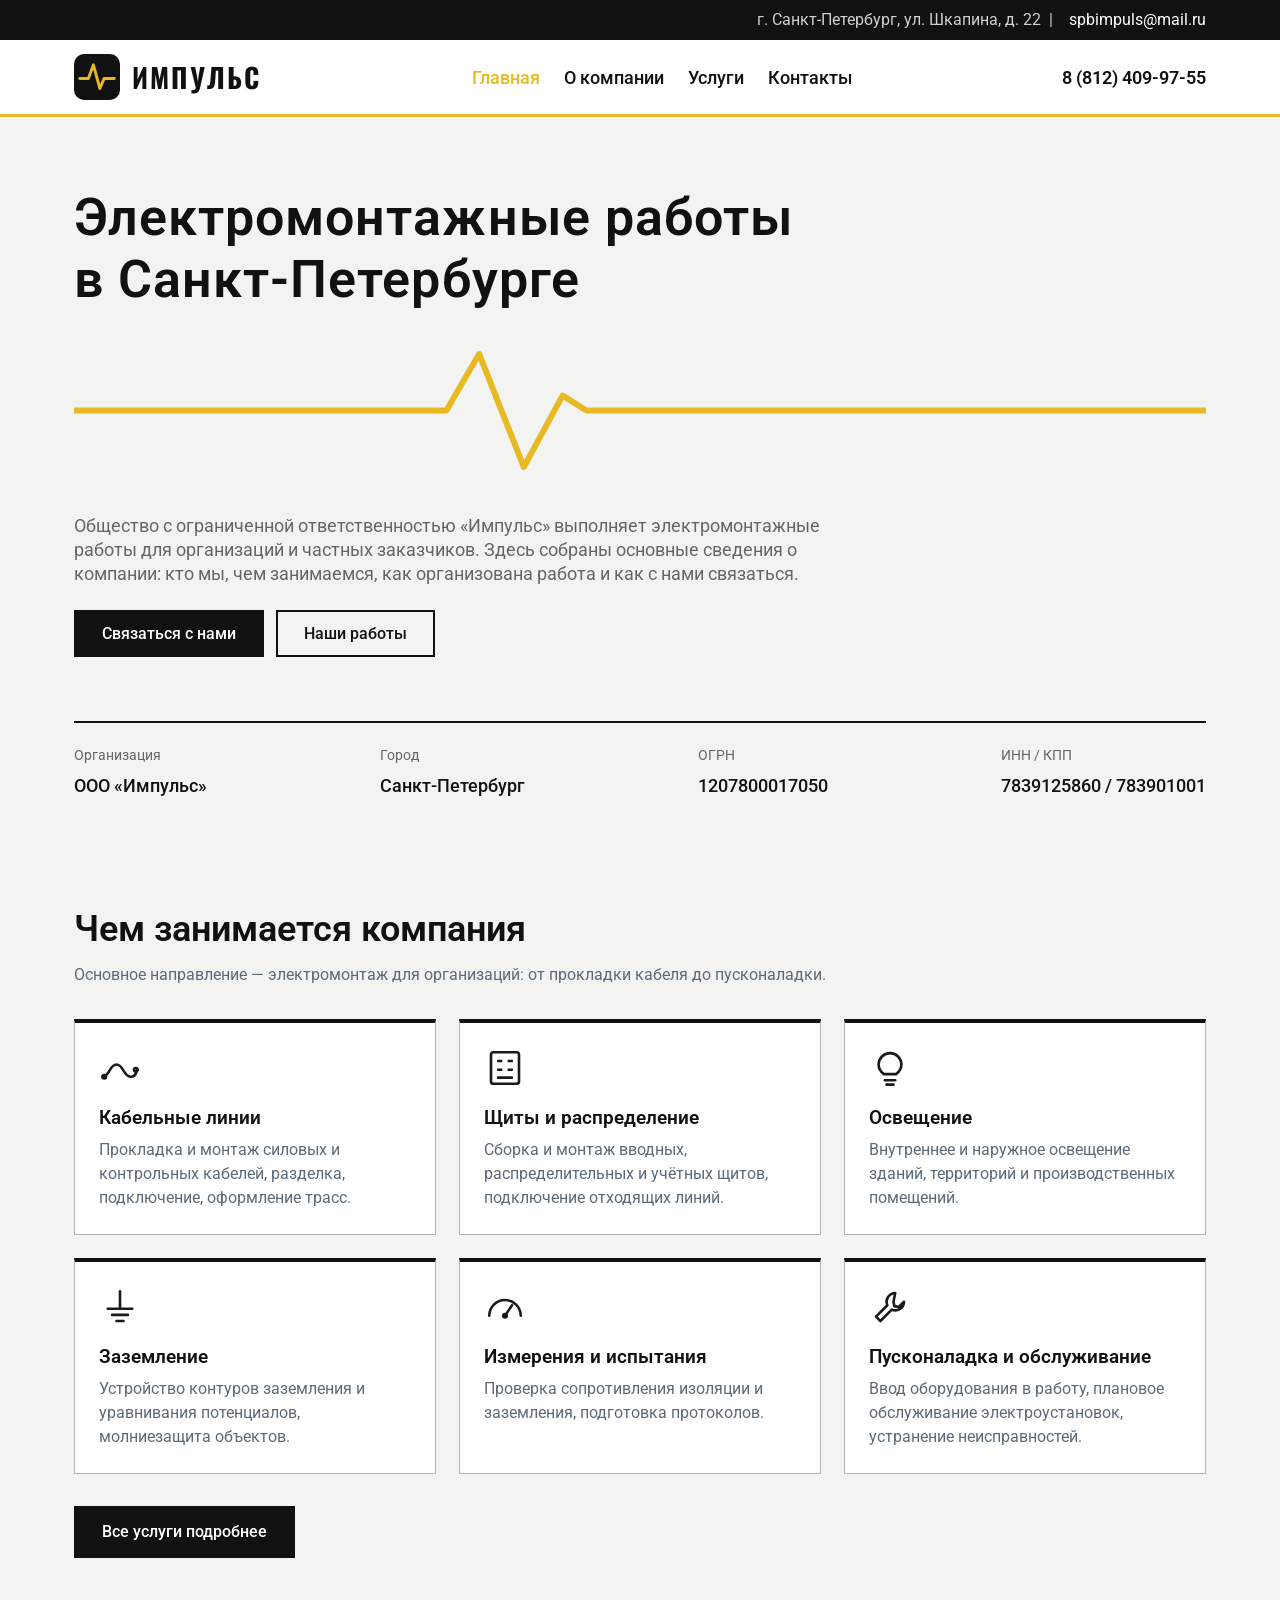
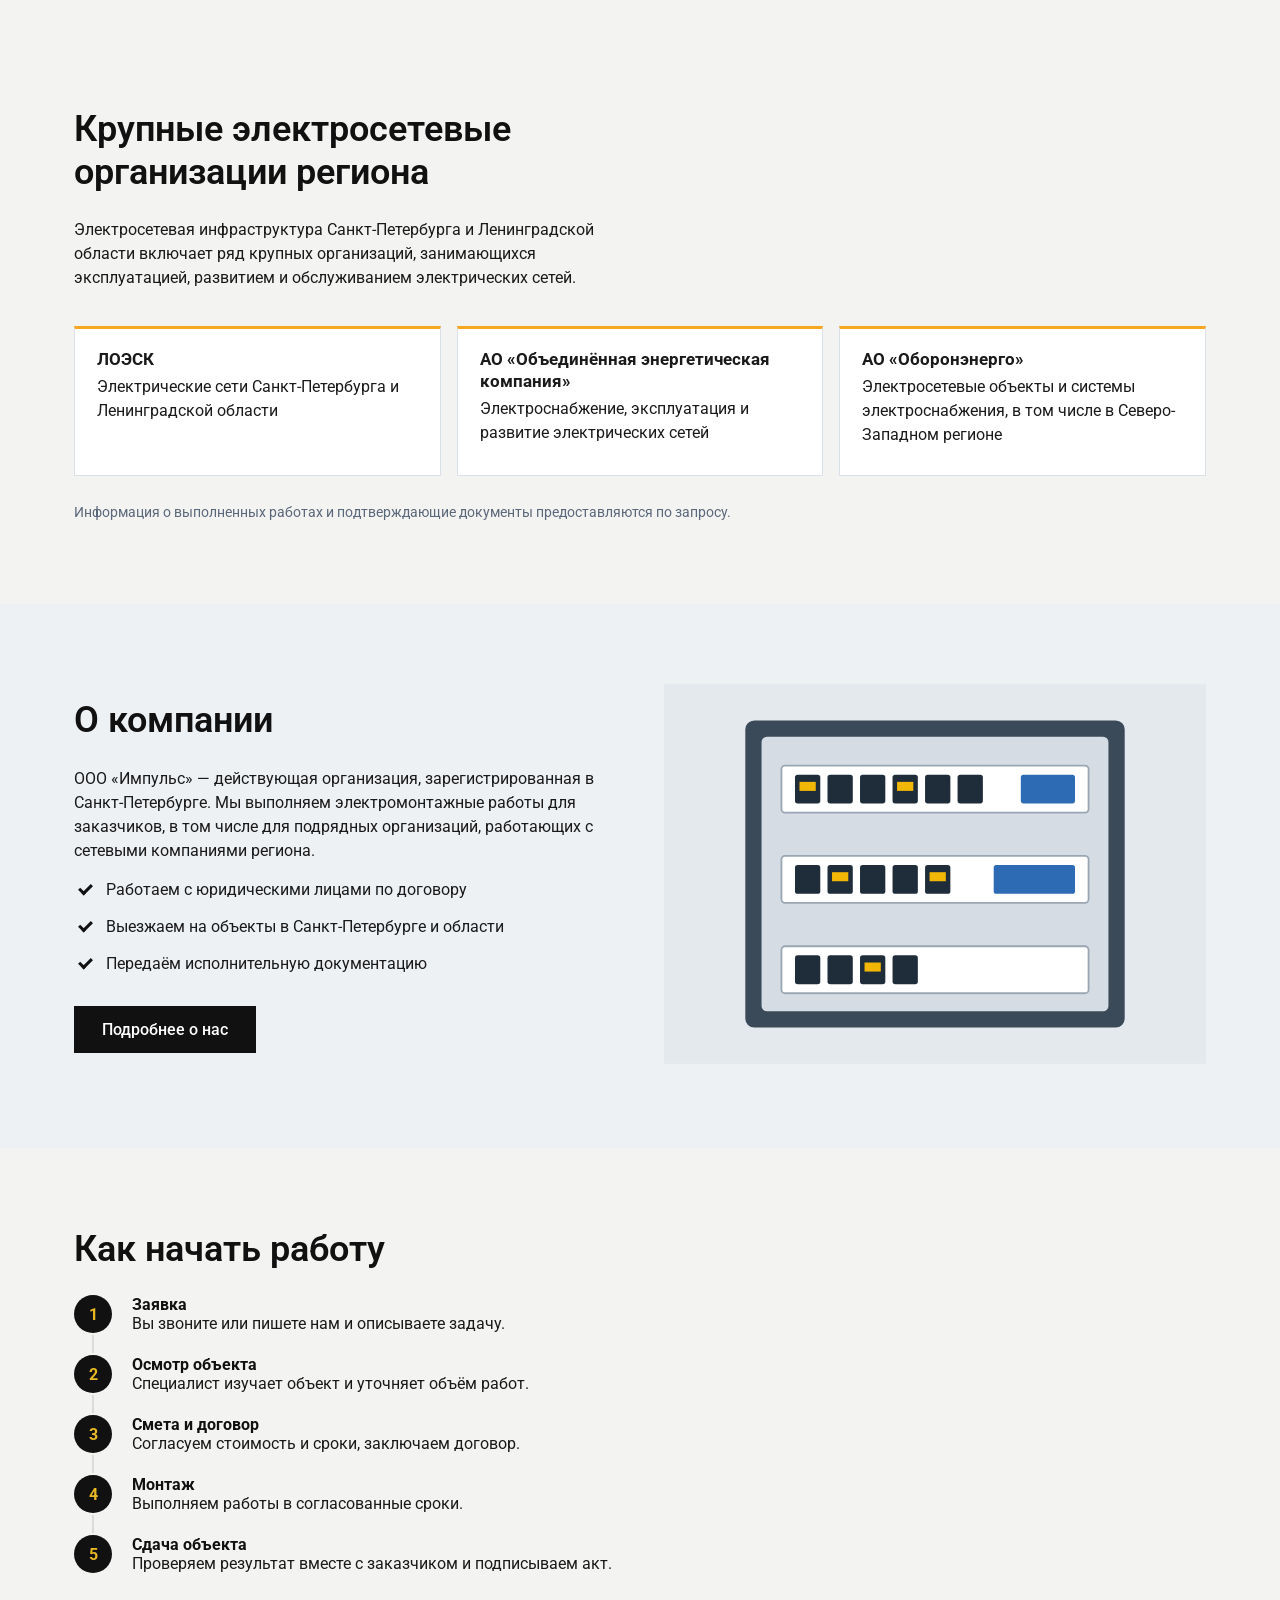
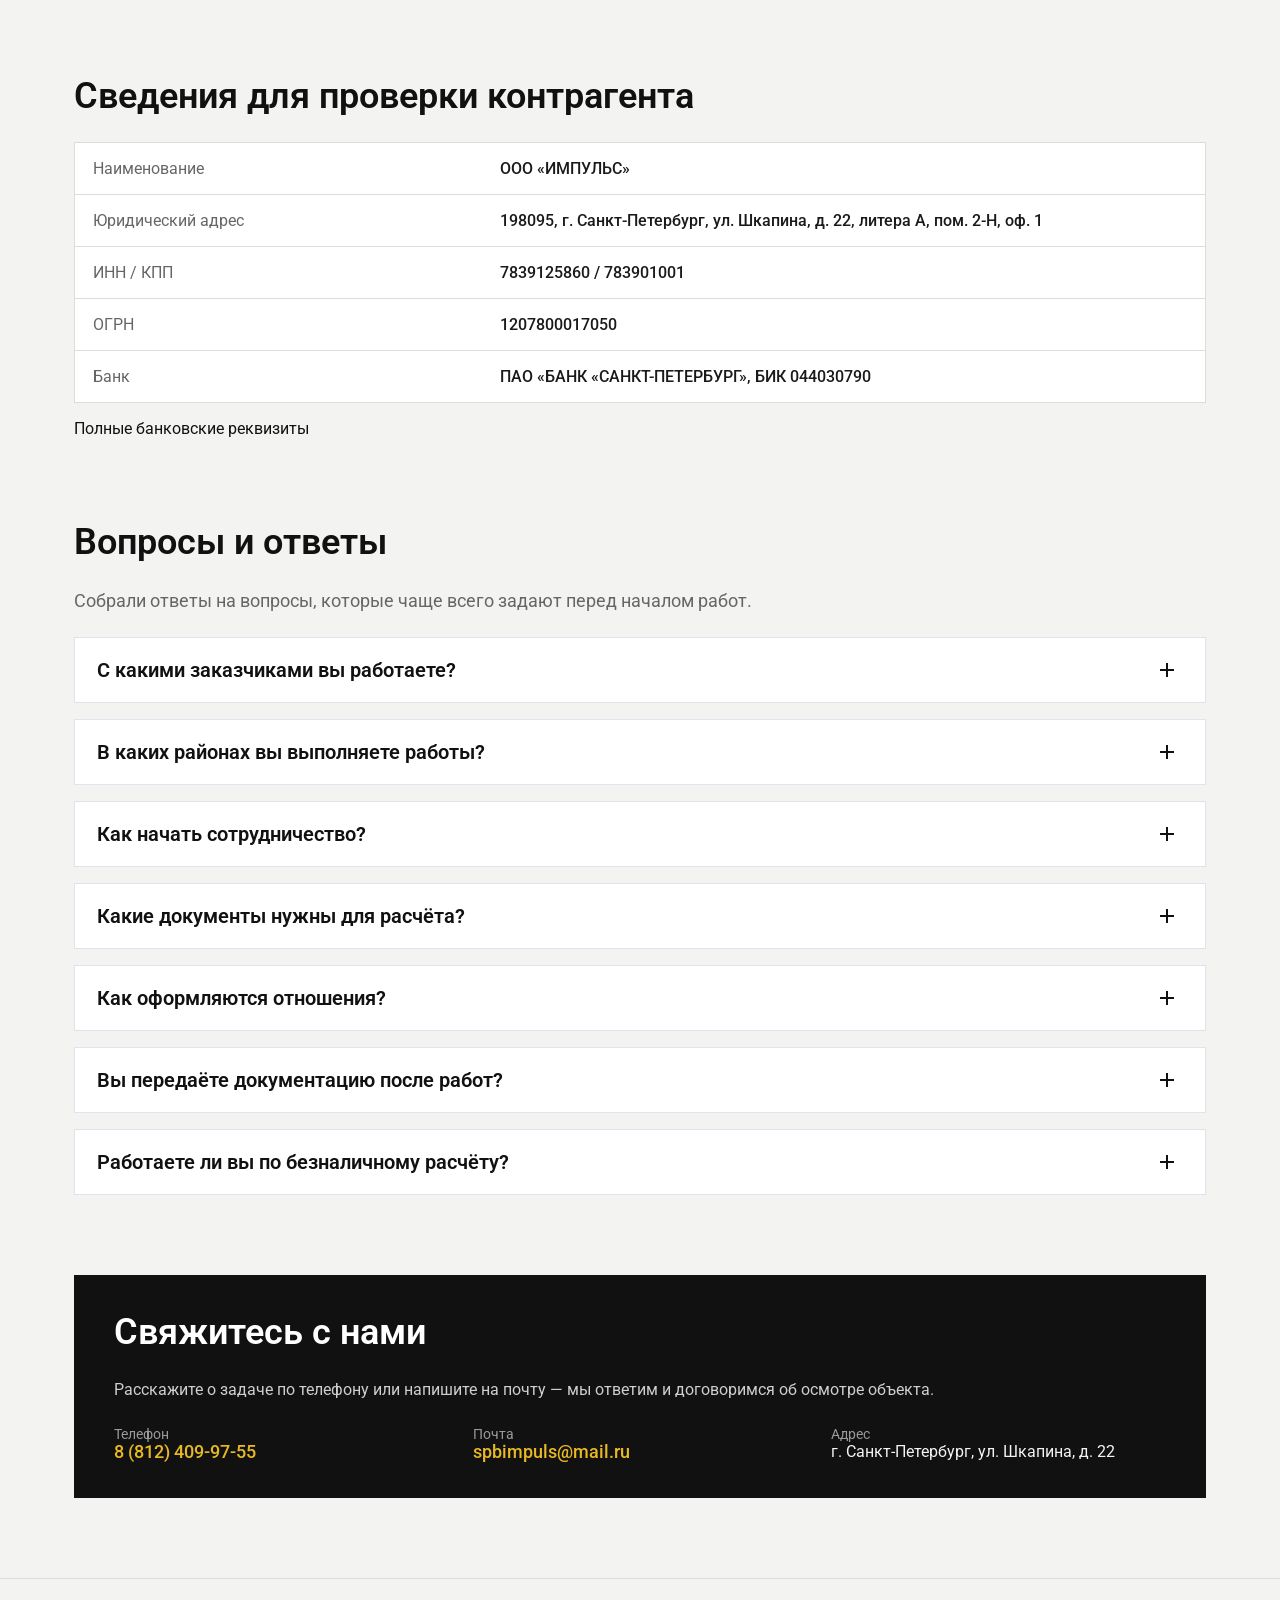
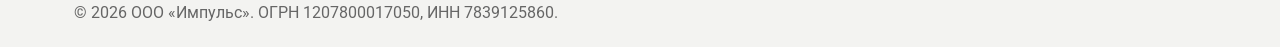
<file: index.html>
<!DOCTYPE html>
<html lang="ru">
<head>
    <meta charset="utf-8">
    <meta name="viewport" content="width=device-width, initial-scale=1">
    <title>Главная — ООО «Импульс»</title>
    <meta name="description" content="ООО «Импульс» — электромонтажные работы в Санкт-Петербурге.">
    <link rel="icon" href="img/favicon.svg" type="image/svg+xml">
    <link rel="preconnect" href="https://fonts.googleapis.com">
    <link rel="preconnect" href="https://fonts.gstatic.com" crossorigin>
    <link href="https://fonts.googleapis.com/css2?family=Oswald:wght@500;600;700&family=Roboto:wght@400;500;700&subset=cyrillic&display=swap"
          rel="stylesheet">
    <link rel="stylesheet" href="css/style.css">
</head>
<body>
<div class="topbar">
    <div class="container">
        <p>г. Санкт-Петербург, ул. Шкапина, д. 22 &nbsp;|&nbsp; &nbsp;
            <a href="mailto:spbimpuls@mail.ru">spbimpuls@mail.ru</a></p>
    </div>
</div>
<header>
    <div class="container">
        <div class="header-row">
            <a class="brand" href="index.html">
                <img class="brand-mark" src="img/logo-mark.svg" alt="">
                <span class="brand-name">Импульс</span>
            </a>
            <nav aria-label="Разделы сайта">
                <ul>
                    <li class="active-page"><a href="index.html">Главная</a></li>
                    <li><a href="about.html">О компании</a></li>
                    <li><a href="services.html">Услуги</a></li>
                    <li><a href="contacts.html">Контакты</a></li>
                </ul>
            </nav>
            <a href="tel:+78124099755" class="call-number">8 (812) 409-97-55</a>

            <button class="menu-button" aria-expanded="false" >
                <span></span>
                <span></span>
                <span></span>
            </button>
        </div>
    </div>
</header>

<main>
    <section class="intro">
        <div class="container">
            <div class="intro-row">
                <div class="intro-text">
                    <h1>Электромонтажные  работы в Санкт-Петербурге</h1>
                    <svg class="pulse" viewBox="0 0 760 90" aria-hidden="true">
                        <path d="M0 50H250l22-38 30 76 26-48 16 10H760" fill="none" stroke="#111111" stroke-width="4"
                              stroke-linecap="round" stroke-linejoin="round"/>
                    </svg>
                    <p class="lead">Общество с ограниченной ответственностью «Импульс» выполняет электромонтажные работы
                        для организаций и частных заказчиков. Здесь собраны основные сведения о компании: кто мы, чем
                        занимаемся, как организована работа и как с нами связаться.</p>
                    <div class="actions">
                        <a class="button" href="contacts.html">Связаться с нами</a>
                        <a class="button button-light" href="services.html">Наши работы</a>
                    </div>
                </div>

            </div>

            <ul class="facts">
                <li class="fact">
                    Организация
                    <span>ООО «Импульс»</span>
                </li>
                <li class="fact">
                    Город
                    <span>Санкт-Петербург</span>
                </li>


                <li class="fact">
                    ОГРН
                    <span>1207800017050</span>
                </li>

                <li class="fact"> ИНН / КПП
                    <span>7839125860 / 783901001</span>
                </li>
            </ul>
        </div>
    </section>

    <section class="about-company">
        <div class="container">
            <div class="wrap">
                <div class="block__head">
                    <h2>Чем занимается компания</h2>
                    <p>Основное направление — электромонтаж для организаций: от прокладки кабеля до пусконаладки.</p>
                </div>
                <div class="service-grid">
                    <article class="service-card">
                        <svg class="service-card__icon" viewBox="0 0 48 48" fill="none" stroke="currentColor"
                             stroke-width="3" stroke-linecap="round">
                            <path d="M4 34c8 0 8-14 16-14s8 14 16 14 6-8 8-8"></path>
                            <circle cx="6" cy="34" r="2"></circle>
                            <circle cx="42" cy="26" r="2"></circle>
                        </svg>
                        <h3>Кабельные линии</h3>
                        <p>Прокладка и монтаж силовых и контрольных кабелей, разделка, подключение, оформление
                            трасс.</p>
                    </article>
                    <article class="service-card">
                        <svg class="service-card__icon" viewBox="0 0 48 48" fill="none" stroke="currentColor"
                             stroke-width="3" stroke-linejoin="round">
                            <rect x="8" y="6" width="32" height="36" rx="3"></rect>
                            <path d="M15 16h6M27 16h6M15 26h6M27 26h6M15 35h18"></path>
                        </svg>
                        <h3>Щиты и распределение</h3>
                        <p>Сборка и монтаж вводных, распределительных и учётных щитов, подключение отходящих линий.</p>
                    </article>
                    <article class="service-card">
                        <svg class="service-card__icon" viewBox="0 0 48 48" fill="none" stroke="currentColor"
                             stroke-width="3" stroke-linecap="round" stroke-linejoin="round">
                            <path d="M17 31c-4-3-6-6-6-11a13 13 0 0 1 26 0c0 5-2 8-6 11z"></path>
                            <path d="M18 38h12M20 43h8"></path>
                        </svg>
                        <h3>Освещение</h3>
                        <p>Внутреннее и наружное освещение зданий, территорий и производственных помещений.</p>
                    </article>
                    <article class="service-card">
                        <svg class="service-card__icon" viewBox="0 0 48 48" fill="none" stroke="currentColor"
                             stroke-width="3" stroke-linecap="round">
                            <path d="M24 6v20M10 26h28M15 33h18M20 40h8"></path>
                        </svg>
                        <h3>Заземление</h3>
                        <p>Устройство контуров заземления и уравнивания потенциалов, молниезащита объектов.</p>
                    </article>
                    <article class="service-card">
                        <svg class="service-card__icon" viewBox="0 0 48 48" fill="none" stroke="currentColor"
                             stroke-width="3" stroke-linecap="round">
                            <path d="M6 34a18 18 0 0 1 36 0"></path>
                            <path d="M24 34l8-12"></path>
                            <circle cx="24" cy="34" r="2"></circle>
                        </svg>
                        <h3>Измерения и испытания</h3>
                        <p>Проверка сопротивления изоляции и заземления, подготовка протоколов.</p></article>
                    <article class="service-card">
                        <svg class="service-card__icon" viewBox="0 0 48 48" fill="none" stroke="currentColor"
                             stroke-width="3" stroke-linecap="round" stroke-linejoin="round">
                            <path d="M30 8a10 10 0 0 0-9 14L8 35l5 5 13-13a10 10 0 0 0 14-9l-6 6-5-1-1-5z"></path>
                        </svg>
                        <h3>Пусконаладка и обслуживание</h3>
                        <p>Ввод оборудования в работу, плановое обслуживание электроустановок, устранение
                            неисправностей.</p></article>
                </div>
                <p><a class="button button--dark" href="services.html">Все услуги подробнее</a>
                </p>
            </div>
        </div>
    </section>

    <section class="partners" id="partners">
        <div class="container">


            <div class="partners__head">
                <h2>Крупные электросетевые организации региона</h2>

                <p>
                    Электросетевая инфраструктура Санкт-Петербурга
                    и Ленинградской области включает ряд крупных организаций,
                    занимающихся эксплуатацией, развитием и обслуживанием
                    электрических сетей.
                </p>
            </div>

            <ul class="partners__list">

                <li class="partners__item">
                    <h4 class="partners__name">ЛОЭСК</h4>
                    <p class="partners__scope">
                        Электрические сети Санкт-Петербурга
                        и Ленинградской области
                    </p>
                </li>

                <li class="partners__item">
                    <h4 class="partners__name">
                        АО «Объединённая энергетическая компания»
                    </h4>
                    <p class="partners__scope">
                        Электроснабжение, эксплуатация и развитие
                        электрических сетей
                    </p>
                </li>

                <li class="partners__item">
                    <h4 class="partners__name">АО «Оборонэнерго»</h4>
                    <p class="partners__scope">
                        Электросетевые объекты и системы электроснабжения,
                        в том числе в Северо-Западном регионе
                    </p>
                </li>

            </ul>

            <p class="partners__note">
                Информация о выполненных работах и подтверждающие
                документы предоставляются по запросу.
            </p>

        </div>
    </section>

    <section class="block block-tinted">
        <div class="container">
            <div class="wrap split">
                <div class="company-main">
                    <h2>О компании</h2>
                    <p>ООО «Импульс» — действующая организация, зарегистрированная в Санкт-Петербурге. Мы выполняем
                        электромонтажные работы для заказчиков, в том числе для подрядных организаций, работающих с
                        сетевыми компаниями региона.</p>
                    <ul class="checklist">
                        <li>Работаем с юридическими лицами по договору</li>
                        <li>Выезжаем на объекты в Санкт-Петербурге и области</li>
                        <li>Передаём исполнительную документацию</li>
                    </ul>
                    <a class="button button--dark" href="about.html">Подробнее о нас</a>
                </div>
                <div class="split__media"><img src="img/switchboard.svg" width="600" height="420"
                                               alt="Распределительный щит с автоматическими выключателями"
                                               loading="lazy"></div>
            </div>
        </div>
    </section>



    <section>
        <div class="container">
            <h2>Как начать работу</h2>
            <ol class="steps">
                <li><strong>Заявка</strong>Вы звоните или пишете нам и описываете задачу.</li>
                <li><strong>Осмотр объекта</strong>Специалист изучает объект и уточняет объём работ.</li>
                <li><strong>Смета и договор</strong>Согласуем стоимость и сроки, заключаем договор.</li>
                <li><strong>Монтаж</strong>Выполняем работы в согласованные сроки.</li>
                <li><strong>Сдача объекта</strong>Проверяем результат вместе с заказчиком и подписываем акт.</li>
            </ol>
        </div>
    </section>

    <section>
        <div class="container">
            <h2>Сведения для проверки контрагента</h2>
            <table class="requisites">
                <tr>
                    <th>Наименование</th>
                    <td>ООО «ИМПУЛЬС»</td>
                </tr>
                <tr>
                    <th>Юридический адрес</th>
                    <td>198095, г. Санкт-Петербург, ул. Шкапина, д. 22, литера А, пом. 2-Н, оф. 1</td>
                </tr>
                <tr>
                    <th>ИНН / КПП</th>
                    <td>7839125860 / 783901001</td>
                </tr>
                <tr>
                    <th>ОГРН</th>
                    <td>1207800017050</td>
                </tr>
                <tr>
                    <th>Банк</th>
                    <td>ПАО «БАНК «САНКТ-ПЕТЕРБУРГ», БИК 044030790</td>
                </tr>
            </table>
            <p class="more"><a href="contacts.html">Полные банковские реквизиты</a></p>
        </div>
    </section>

    <section class="section">
        <div class="container">
            <div class="section-head  is-visible">
                <h2>Вопросы и ответы</h2>
                <p class="lead">Собрали ответы на вопросы, которые чаще всего задают перед началом работ.</p>
            </div>



            <div id="accordion" class="accordion">
                <div class="questions-box">
                    <div class="questions-click link">
                        <h3>С какими заказчиками вы работаете?</h3>
                        <div class="open-accordion"></div>
                    </div>
                    <div class="submenu-faq">
                        <div class="faq-answer"><p>Мы работаем с юридическими лицами: организациями, управляющими компаниями, промышленными и торговыми объектами, а также подрядчиками, выполняющими заказы сетевых компаний.

                        </p>
                        </div>
                    </div>
                </div>
                <div class="questions-box">
                    <div class="questions-click link">
                        <h3>В каких районах вы выполняете работы?</h3>
                        <div class="open-accordion"></div>
                    </div>
                    <div class="submenu-faq">
                        <div class="faq-answer">
                            <p>
                                В Санкт-Петербурге и Ленинградской области. Выезд на объект за пределами области обсуждается отдельно.


                            </p>
                        </div>

                    </div>
                </div>
                <div class="questions-box">
                    <div class="questions-click link">
                        <h3>Как начать сотрудничество?
                        </h3>
                        <div class="open-accordion"></div>
                    </div>
                    <div class="submenu-faq">
                        <div class="faq-answer">
                            <p>
                                Позвоните по телефону 8 (812) 409-97-55 или напишите на spbimpuls@mail.ru. Расскажите, какой объект и какие работы нужны. Мы уточним детали и подготовим предложение.


                            </p>
                        </div>

                    </div>
                </div>
                <div class="questions-box">
                    <div class="questions-click link">
                        <h3>Какие документы нужны для расчёта?
                        </h3>
                        <div class="open-accordion"></div>
                    </div>
                    <div class="submenu-faq">
                        <div class="faq-answer">
                            <p>
                                Лучше всего проект или схема, перечень оборудования и описание объекта. Если документов нет, обсудим задачу и при необходимости выедем на осмотр.


                            </p>
                        </div>

                    </div>
                </div>
                <div class="questions-box">
                    <div class="questions-click link">
                        <h3>Как оформляются отношения?</h3>
                        <div class="open-accordion"></div>
                    </div>
                    <div class="submenu-faq">
                        <div class="faq-answer">
                            <p>
                                Мы заключаем договор, в котором фиксируются объём работ, сроки и стоимость. После выполнения подписываются акты.
                            </p>
                        </div>
                    </div>
                </div>
                <div class="questions-box">
                    <div class="questions-click link">
                        <h3>Вы передаёте документацию после работ?</h3>
                        <div class="open-accordion"></div>
                    </div>
                    <div class="submenu-faq">
                        <div class="faq-answer">
                            <p>
                                Да. По завершении передаём акты и, где это предусмотрено, протоколы измерений и исполнительную документацию.


                            </p>
                        </div>

                    </div>
                </div>
                <div class="questions-box">
                    <div class="questions-click link">
                        <h3>Работаете ли вы по безналичному расчёту?</h3>
                        <div class="open-accordion"></div>
                    </div>
                    <div class="submenu-faq">
                        <div class="faq-answer">
                            <p>
                                Да, оплата производится по безналичному расчёту на расчётный счёт организации. Реквизиты указаны на странице «Контакты».


                            </p>
                        </div>

                    </div>
                </div>

            </div>

        </div>
    </section>


    <section>
        <div class="container">
            <div class="contact-band">
                <h2>Свяжитесь с нами</h2>
                <p>Расскажите о задаче по телефону или напишите на почту — мы ответим и договоримся об осмотре
                    объекта.</p>
                <ul>
                    <li><span>Телефон</span><a href="tel:+78124099755">8 (812) 409-97-55</a></li>
                    <li><span>Почта</span><a href="mailto:spbimpuls@mail.ru">spbimpuls@mail.ru</a></li>
                    <li><span>Адрес</span>г. Санкт-Петербург, ул. Шкапина, д. 22</li>
                </ul>
            </div>
        </div>
    </section>
</main>

<footer>
    <div class="container">
        <p>© <span class="year">2026</span> ООО «Импульс». ОГРН 1207800017050, ИНН 7839125860.</p>
    </div>
</footer>

<script src="js/main.js"></script>
</body>
</html>
</file>
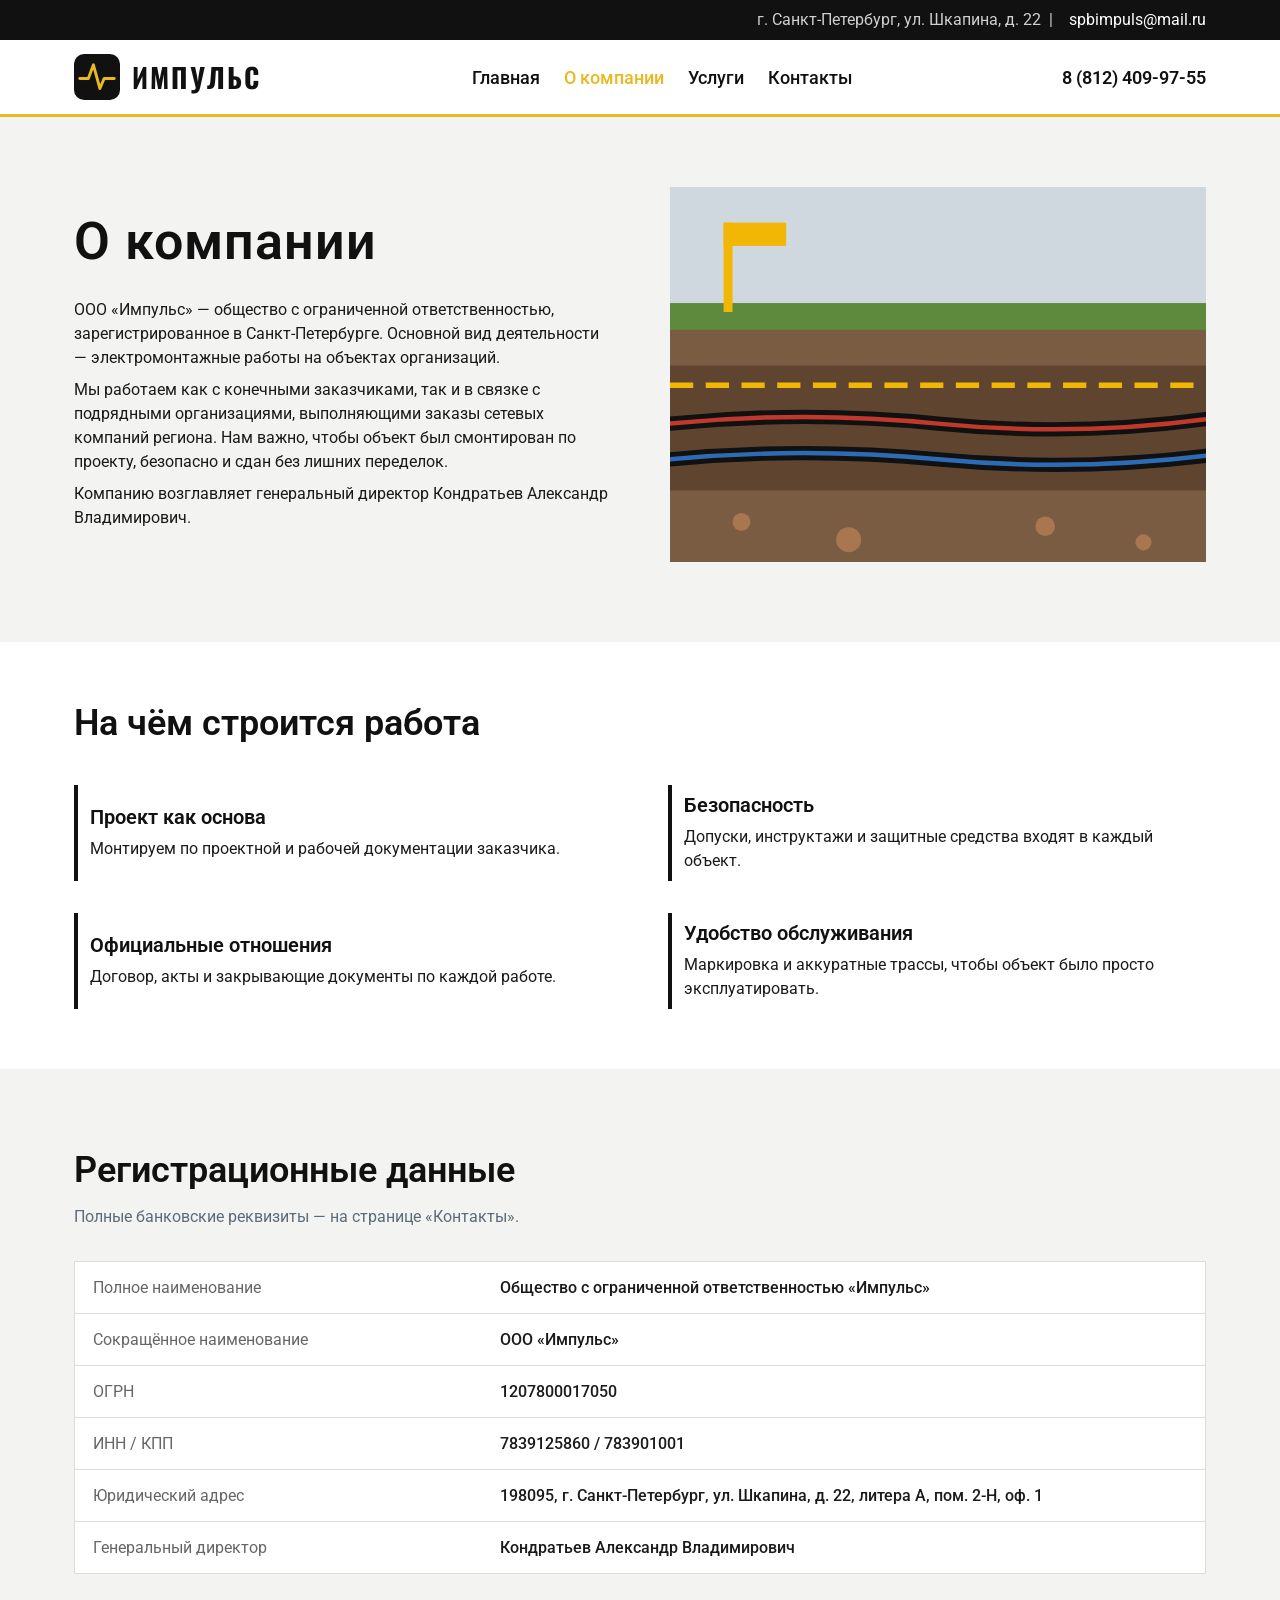
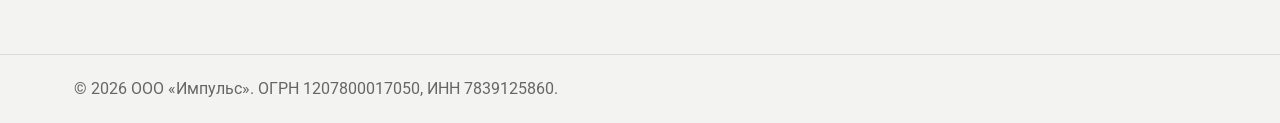
<file: about.html>
<!DOCTYPE html>
<html lang="ru">
<head>
  <meta charset="utf-8">
  <meta name="viewport" content="width=device-width, initial-scale=1">
  <title>О компании — ООО «Импульс»</title>
  <meta name="description" content="ООО «Импульс» — электромонтажные работы в Санкт-Петербурге.">
  <link rel="icon" href="img/favicon.svg" type="image/svg+xml">
  <link rel="preconnect" href="https://fonts.googleapis.com">
  <link rel="preconnect" href="https://fonts.gstatic.com" crossorigin>
  <link href="https://fonts.googleapis.com/css2?family=Oswald:wght@500;600;700&family=Roboto:wght@400;500;700&subset=cyrillic&display=swap" rel="stylesheet">
  <link rel="stylesheet" href="css/style.css">
</head>
<body>
<div class="topbar">
  <div class="container">
    <p>г. Санкт-Петербург, ул. Шкапина, д. 22 &nbsp;|&nbsp; &nbsp;
      <a href="mailto:spbimpuls@mail.ru">spbimpuls@mail.ru</a></p>
  </div>
</div>
<header>
  <div class="container">
    <div class="header-row">
      <a class="brand" href="index.html">
        <img class="brand-mark" src="img/logo-mark.svg" alt="">
        <span class="brand-name">Импульс</span>
      </a>
      <nav aria-label="Разделы сайта">
        <ul>
          <li><a href="index.html">Главная</a></li>
          <li class="active-page"><a href="about.html">О компании</a></li>
          <li><a href="services.html">Услуги</a></li>
          <li><a href="contacts.html">Контакты</a></li>
        </ul>
      </nav>
      <a href="tel:+78124099755" class="call-number">8 (812) 409-97-55</a>
      <button class="menu-button" aria-expanded="false" >
        <span></span>
        <span></span>
        <span></span>
      </button>
    </div>
  </div>
</header>

  <main>
    <section>
      <div class="container">
        <div class="page-about">
          <div class="page-about-info">
            <h1>О компании</h1>
            <p>ООО «Импульс» — общество с ограниченной ответственностью, зарегистрированное в Санкт-Петербурге. Основной вид деятельности — электромонтажные работы на объектах организаций.</p>
            <p>Мы работаем как с конечными заказчиками, так и в связке с подрядными организациями, выполняющими заказы сетевых компаний региона. Нам важно, чтобы объект был смонтирован по проекту, безопасно и сдан без лишних переделок.</p>
            <p>Компанию возглавляет генеральный директор Кондратьев Александр Владимирович.</p>
          </div>
          <div class="page-about-photo">
            <img src="img/cable-laying.svg"  alt="Кабели, уложенные в траншее с сигнальной лентой" loading="lazy">
          </div>
        </div>

      </div>
    </section>


    <section class="principles-min ">
      <div class="container">
        <h2>На чём строится работа</h2>
        <div class="principles">
          <div class="principles__item"><h3>Проект как основа</h3><p>Монтируем по проектной и рабочей документации заказчика.</p></div>
          <div class="principles__item"><h3>Безопасность</h3><p>Допуски, инструктажи и защитные средства входят в каждый объект.</p></div>
          <div class="principles__item"><h3>Официальные отношения</h3><p>Договор, акты и закрывающие документы по каждой работе.</p></div>
          <div class="principles__item"><h3>Удобство обслуживания</h3><p>Маркировка и аккуратные трассы, чтобы объект было просто эксплуатировать.</p></div>
        </div>
      </div>
    </section>

    <section class="block">
      <div class="container">
        <div class="wrap">
          <div class="block__head"><h2>Регистрационные данные</h2><p>Полные банковские реквизиты — на странице «Контакты».</p></div>
          <table class="requisites">
            <tr><th scope="row">Полное наименование</th><td>Общество с ограниченной ответственностью «Импульс»</td></tr>
            <tr><th scope="row">Сокращённое наименование</th><td>ООО «Импульс»</td></tr>
            <tr><th scope="row">ОГРН</th><td>1207800017050</td></tr>
            <tr><th scope="row">ИНН / КПП</th><td>7839125860 / 783901001</td></tr>
            <tr><th scope="row">Юридический адрес</th><td>198095, г. Санкт-Петербург, ул. Шкапина, д. 22, литера А, пом. 2-Н, оф. 1</td></tr>
            <tr><th scope="row">Генеральный директор</th><td>Кондратьев Александр Владимирович</td></tr>
          </table>
        </div>
      </div>
    </section>

  </main>

  <footer class="page-footer">
    <div class="container">
      <p>© <span class="year">2026</span> ООО «Импульс». ОГРН 1207800017050, ИНН 7839125860.</p>
    </div>
  </footer>

  <script src="js/main.js"></script>
</body>
</html>
</file>
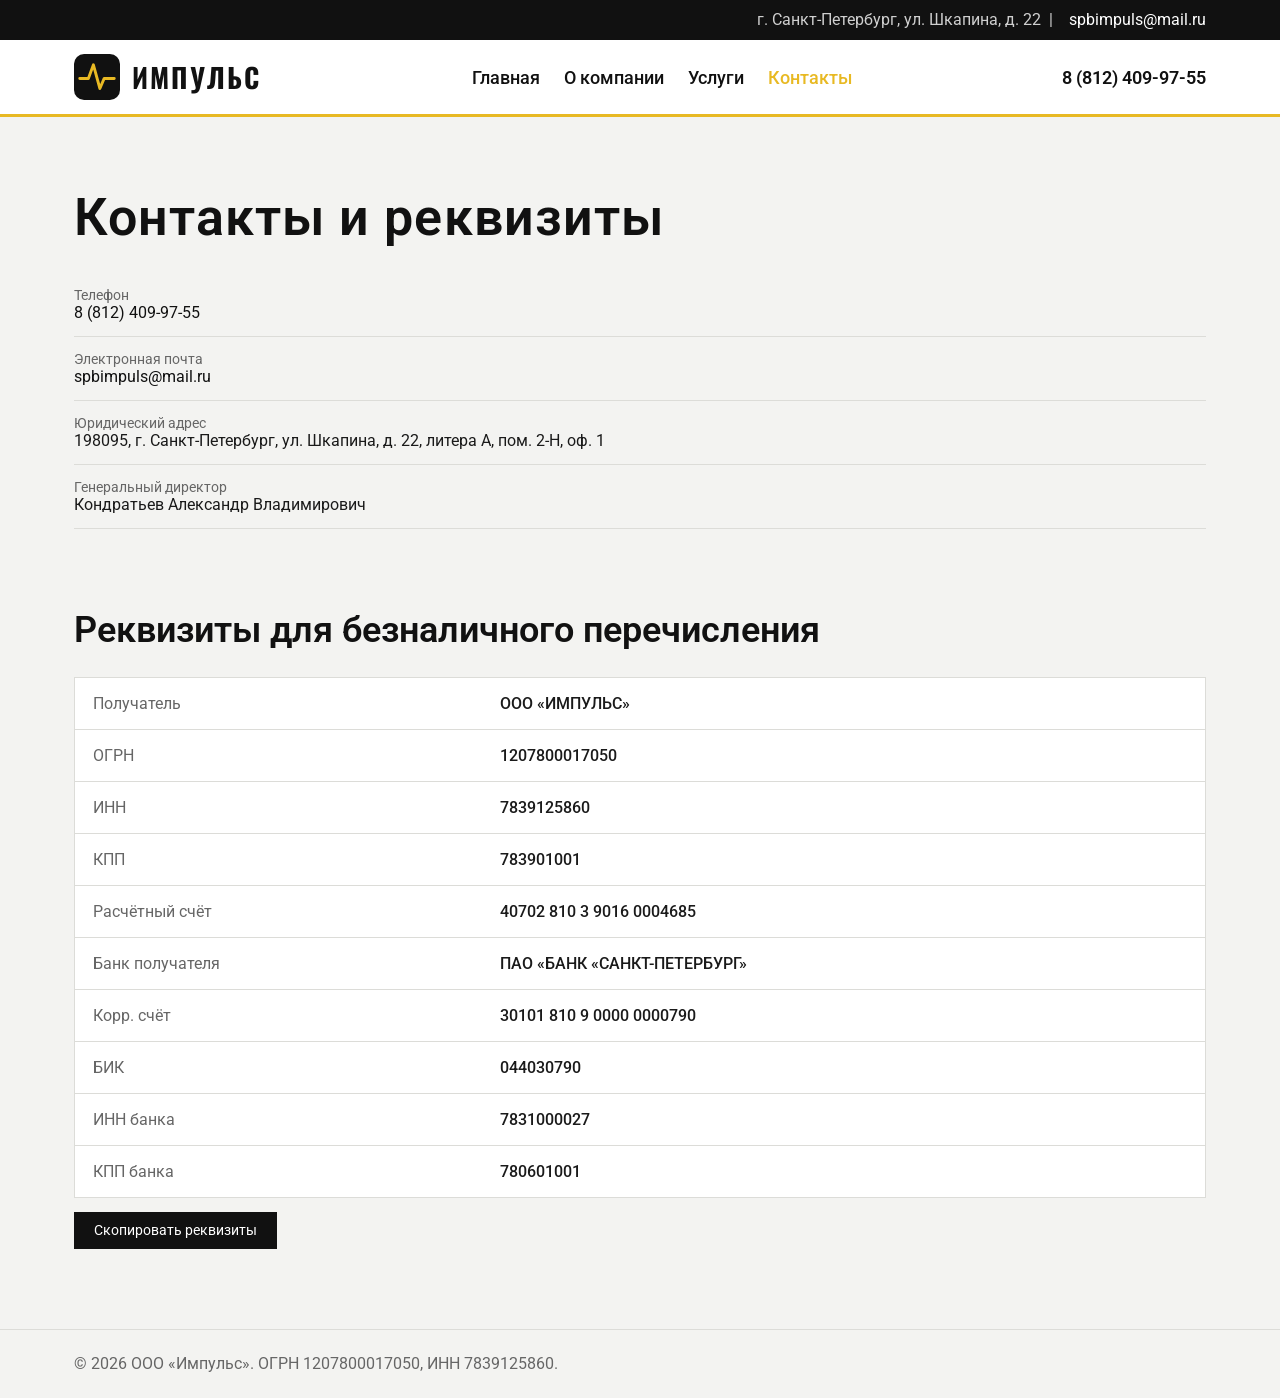
<file: contacts.html>
<!DOCTYPE html>
<html lang="ru">
<head>
  <meta charset="utf-8">
  <meta name="viewport" content="width=device-width, initial-scale=1">
  <title>Контакты и реквизиты — ООО «Импульс»</title>
  <meta name="description" content="ООО «Импульс» — электромонтажные работы в Санкт-Петербурге.">
  <link rel="icon" href="img/favicon.svg" type="image/svg+xml">
  <link rel="preconnect" href="https://fonts.googleapis.com">
  <link rel="preconnect" href="https://fonts.gstatic.com" crossorigin>
  <link href="https://fonts.googleapis.com/css2?family=Oswald:wght@500;600;700&family=Roboto:wght@400;500;700&subset=cyrillic&display=swap" rel="stylesheet">
  <link rel="stylesheet" href="css/style.css">
</head>
<body>
<div class="topbar">
  <div class="container">
    <p>г. Санкт-Петербург, ул. Шкапина, д. 22 &nbsp;|&nbsp; &nbsp;
      <a href="mailto:spbimpuls@mail.ru">spbimpuls@mail.ru</a></p>
  </div>
</div>
<header>
  <div class="container">
    <div class="header-row">
      <a class="brand" href="index.html">
        <img class="brand-mark" src="img/logo-mark.svg" alt="">
        <span class="brand-name">Импульс</span>
      </a>
      <nav aria-label="Разделы сайта">
        <ul>
          <li><a href="index.html">Главная</a></li>
          <li><a href="about.html">О компании</a></li>
          <li><a href="services.html">Услуги</a></li>
          <li class="active-page"><a href="contacts.html">Контакты</a></li>
        </ul>
      </nav>
      <a href="tel:+78124099755" class="call-number">8 (812) 409-97-55</a>
      <button class="menu-button" aria-expanded="false" >
        <span></span>
        <span></span>
        <span></span>
      </button>
    </div>
  </div>
</header>

  <main>
      <section>
        <div class="container">
          <h1>Контакты и реквизиты</h1>
          <div class="two-columns">
            <div class="column">
              <ul class="contacts">
                <li><span>Телефон</span><a href="tel:+78124099755">8 (812) 409-97-55</a></li>
                <li><span>Электронная почта</span><a href="mailto:spbimpuls@mail.ru">spbimpuls@mail.ru</a></li>
                <li><span>Юридический адрес</span>198095, г. Санкт-Петербург, ул. Шкапина, д. 22, литера А, пом. 2-Н, оф. 1</li>
                <li><span>Генеральный директор</span>Кондратьев Александр Владимирович</li>
              </ul>
            </div>
          </div>
        </div>
      </section>

      <section>
       <div class="container">
         <h2>Реквизиты для безналичного перечисления</h2>
         <table class="requisites">
           <tr><th>Получатель</th><td>ООО «ИМПУЛЬС»</td></tr>
           <tr><th>ОГРН</th><td>1207800017050</td></tr>
           <tr><th>ИНН</th><td>7839125860</td></tr>
           <tr><th>КПП</th><td>783901001</td></tr>
           <tr><th>Расчётный счёт</th><td>40702 810 3 9016 0004685</td></tr>
           <tr><th>Банк получателя</th><td>ПАО «БАНК «САНКТ-ПЕТЕРБУРГ»</td></tr>
           <tr><th>Корр. счёт</th><td>30101 810 9 0000 0000790</td></tr>
           <tr><th>БИК</th><td>044030790</td></tr>
           <tr><th>ИНН банка</th><td>7831000027</td></tr>
           <tr><th>КПП банка</th><td>780601001</td></tr>
         </table>
         <button class="copy-button" type="button">Скопировать реквизиты</button>
       </div>
      </section>
  </main>

  <footer class="page-footer">
    <div class="container">
      <p>© <span class="year">2026</span> ООО «Импульс». ОГРН 1207800017050, ИНН 7839125860.</p>
    </div>
  </footer>

  <script src="js/main.js"></script>
</body>
</html>
</file>
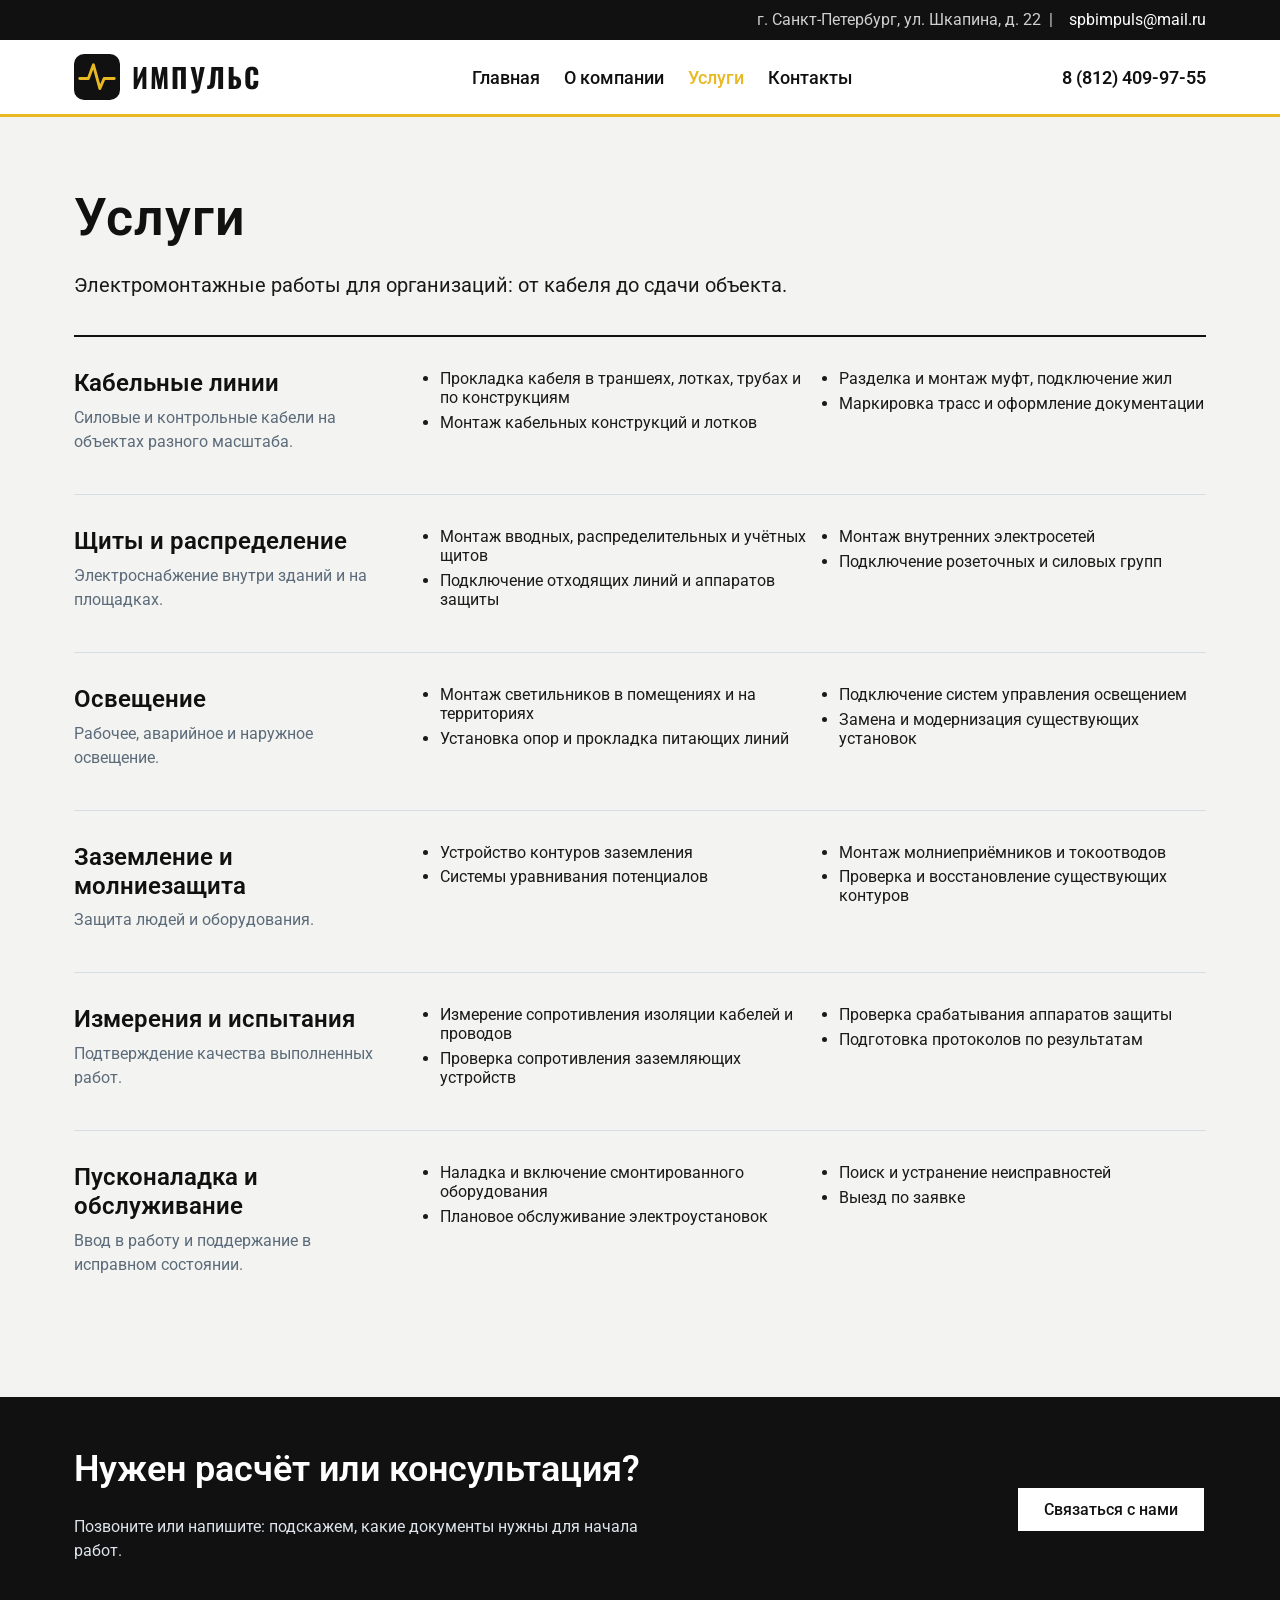
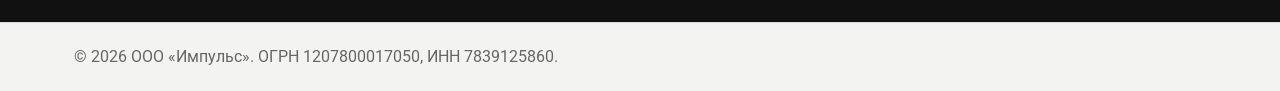
<file: services.html>
<!DOCTYPE html>
<html lang="ru">
<head>
    <meta charset="utf-8">
    <meta name="viewport" content="width=device-width, initial-scale=1">
    <title>Работы — ООО «Импульс»</title>
    <meta name="description" content="ООО «Импульс» — электромонтажные работы в Санкт-Петербурге.">
    <link rel="icon" href="img/favicon.svg" type="image/svg+xml">
    <link rel="preconnect" href="https://fonts.googleapis.com">
    <link rel="preconnect" href="https://fonts.gstatic.com" crossorigin>
    <link href="https://fonts.googleapis.com/css2?family=Oswald:wght@500;600;700&family=Roboto:wght@400;500;700&subset=cyrillic&display=swap"
          rel="stylesheet">
    <link rel="stylesheet" href="css/style.css">
</head>
<body>

<div class="topbar">
    <div class="container">
        <p>г. Санкт-Петербург, ул. Шкапина, д. 22 &nbsp;|&nbsp; &nbsp;
            <a href="mailto:spbimpuls@mail.ru">spbimpuls@mail.ru</a></p>
    </div>
</div>
<header>
    <div class="container">
        <div class="header-row">
            <a class="brand" href="index.html">
                <img class="brand-mark" src="img/logo-mark.svg" alt="">
                <span class="brand-name">Импульс</span>
            </a>
            <nav aria-label="Разделы сайта">
                <ul>
                    <li><a href="index.html">Главная</a></li>
                    <li><a href="about.html">О компании</a></li>
                    <li class="active-page"><a href="services.html">Услуги</a></li>
                    <li><a href="contacts.html">Контакты</a></li>
                </ul>
            </nav>
            <a href="tel:+78124099755" class="call-number">8 (812) 409-97-55</a>
            <button class="menu-button" aria-expanded="false" >
                <span></span>
                <span></span>
                <span></span>
            </button>
        </div>
    </div>
</header>

<main>
    <section class="block">
        <div class="container">
            <div class="page-title">
                <h1>Услуги</h1>
                <p>Электромонтажные работы для организаций: от кабеля до сдачи объекта.</p>
            </div>

            <div class="wrap">
                <div class="service-detail">
                    <div><h3>Кабельные линии</h3>
                        <p>Силовые и контрольные кабели на
                            объектах
                            разного масштаба.</p></div>
                    <ul class="service-detail__list">
                        <li>Прокладка кабеля в траншеях, лотках, трубах и по конструкциям</li>
                        <li>Монтаж кабельных конструкций и лотков</li>
                        <li>Разделка и монтаж муфт, подключение жил</li>
                        <li>Маркировка трасс и оформление документации</li>
                    </ul>
                </div>
                <div class="service-detail">
                    <div><h3>Щиты и распределение</h3>
                        <p>Электроснабжение внутри зданий и на
                            площадках.</p></div>
                    <ul class="service-detail__list">
                        <li>Монтаж вводных, распределительных и учётных щитов</li>
                        <li>Подключение отходящих линий и аппаратов защиты</li>
                        <li>Монтаж внутренних электросетей</li>
                        <li>Подключение розеточных и силовых групп</li>
                    </ul>
                </div>
                <div class="service-detail">
                    <div><h3>Освещение</h3>
                        <p>Рабочее, аварийное и наружное
                            освещение.</p></div>
                    <ul class="service-detail__list">
                        <li>Монтаж светильников в помещениях и на территориях</li>
                        <li>Установка опор и прокладка питающих линий</li>
                        <li>Подключение систем управления освещением</li>
                        <li>Замена и модернизация существующих установок</li>
                    </ul>
                </div>
                <div class="service-detail">
                    <div><h3>Заземление и молниезащита</h3>
                        <p>Защита людей и оборудования.</p>
                    </div>
                    <ul class="service-detail__list">
                        <li>Устройство контуров заземления</li>
                        <li>Системы уравнивания потенциалов</li>
                        <li>Монтаж молниеприёмников и токоотводов</li>
                        <li>Проверка и восстановление существующих контуров</li>
                    </ul>
                </div>
                <div class="service-detail">
                    <div><h3>Измерения и испытания</h3>
                        <p>Подтверждение качества выполненных
                            работ.</p></div>
                    <ul class="service-detail__list">
                        <li>Измерение сопротивления изоляции кабелей и проводов</li>
                        <li>Проверка сопротивления заземляющих устройств</li>
                        <li>Проверка срабатывания аппаратов защиты</li>
                        <li>Подготовка протоколов по результатам</li>
                    </ul>
                </div>
                <div class="service-detail">
                    <div><h3>Пусконаладка и обслуживание</h3>
                        <p>Ввод в работу и поддержание в
                            исправном
                            состоянии.</p></div>
                    <ul class="service-detail__list">
                        <li>Наладка и включение смонтированного оборудования</li>
                        <li>Плановое обслуживание электроустановок</li>
                        <li>Поиск и устранение неисправностей</li>
                        <li>Выезд по заявке</li>
                    </ul>
                </div>
            </div>
        </div>
    </section>
    <section class="contact-banner">
        <div class="container">
            <div class="wrap contact-banner__inner">
                <div class="contact-banner__title">
                    <h2>Нужен расчёт или консультация?</h2>
                    <p>Позвоните или напишите: подскажем, какие документы нужны для начала работ.</p>
                </div>
                <a class="button button--primary" href="contacts.html">Связаться с нами</a>
            </div>
        </div>
    </section>
</main>
<footer class="page-footer">
    <div class="container">
        <p>© <span class="year">2026</span> ООО «Импульс». ОГРН 1207800017050, ИНН 7839125860.</p>
    </div>
</footer>

<script src="js/main.js"></script>
</body>
</html>
</file>
<file: css/style.css>
html,
body,
div,
span,
h1,
h2,
h3,
h4,
h5,
h6,
p,
iframe,
ol,
ul,
li,
form,
label,
i,
footer,
header,
menu,
nav,
a,
table,
thead,
tbody,
tfoot,
tr,
th,
td,
video,
canvas,
section,
  /*commonly used tags*/
applet,
object,
blockquote,
pre,
abbr,
acronym,
address,
big,
cite,
code,
del,
dfn,
em,
ins,
kbd,
hgroup,
q,
s,
samp,
small,
strike,
strong,
sub,
sup,
tt,
var,
b,
u,
dl,
dt,
dd,
fieldset,
legend,
article,
aside,
details,
embed,
figure,
figcaption,
output,
section,
summary,
time,
mark,
audio,
center,
ruby {
  margin: 0;
  padding: 0;
  border: 0;
  font-size: 100%;
  vertical-align: baseline;
}

article,
aside,
details,
figcaption,
figure,
footer,
header,
hgroup,
menu,
nav,
section {
  display: block;
  position: relative;
}

ol,
ul {
  list-style: none;
  padding: 0;
  margin: 0;
}

table {
  width: 100%;
  border-collapse: collapse;
  border-spacing: 0;
}

* {
  outline: none;
  -webkit-box-sizing: border-box;
  box-sizing: border-box;
}

a {
  display: inline-block;
  text-decoration: none;
  cursor: pointer;
}

button {
  cursor: pointer;
}

input,
button,
select {
  display: inline-block;
  padding: 0;
  border: 0;
}
input::-webkit-outer-spin-button,
input::-webkit-inner-spin-button {
  -webkit-appearance: none;
  margin: 0;
}
input[type=number] {
  -moz-appearance: textfield;
}
img {
  max-width: 100%;
}

a {
  color: #111111;
}

body {
  margin: 0;
  min-height: 100vh;
  display: flex;
  flex-direction: column;
  font-family: "Roboto", Arial, sans-serif;
  color: #1a1a1a;
  background: #f3f3f1;
}

h1,
h2,
h3 {
  font-weight: 600;
  line-height: 1.2;
  color: #111111;

}

h1 {
  font-size: 52px;
  letter-spacing: 0.02em;
  margin-bottom: 24px;

}

h2 {
  font-size: 36px;
  margin-bottom: 24px;

}

h3 {
  font-size: 24px;
  margin-bottom: 8px;

}

p {
  font-size: 16px;
  line-height: 24px;
  font-weight: 400;
  margin-bottom: 8px;
}

.call-number{
  font-size: 18px;
  font-weight: 600;
}

.container {
  width: 100%;
  max-width: 1180px;
  margin: 0 auto;
  padding: 0 24px;
}

.topbar {
  background: #111111;
  color: #cfcfcf;
  font-size: 0.9rem;
}

.topbar p {
  margin: 0;
  padding: 8px 0;
  max-width: none;
  text-align: right;
}

.topbar a {
  color: #ffffff;
  text-decoration: none;
}

header {
  position: sticky;
  top: 0;
  left: 0;
  width: 100%;
  z-index: 10;
  background: #ffffff;
  border-bottom: 3px solid #e8b923;
}

.header-row {
  display: flex;
  align-items: center;
  justify-content: space-between;
  padding: 14px 0;
}

.brand {
  display: flex;
  align-items: center;
  gap: 12px;
  text-decoration: none;
}

.brand-mark {
  width: 46px;
  height: 46px;
}

.brand-name {
  font-family: "Oswald", "Arial Narrow", Impact, sans-serif;
  font-size: 1.7rem;
  font-weight: 700;
  letter-spacing: 0.08em;
  text-transform: uppercase;
  color: #111111;
}

header nav ul {
  display: flex;
  gap: 24px;
  margin: 0;
  padding: 0;
  list-style: none;
}

.header-row nav a {
  display: block;
  font-weight: 500;
  text-decoration: none;
  font-size: 18px;
  transition: 0.3s;
}
.header-row nav .header-row nav a:hover{
  color: #e8b923;
}
.active-page a{
  color: #e8b923;

}


.menu-button {
  display: none;
  background: none;
  cursor: pointer;
  transition: 0.3s;
  width: 24px;
  height: 24px;
}
.menu-button span{
  display: block;
  width: 100%;
  border-bottom: 3px solid #111111;
}
main {
  flex: 1;
  padding: 70px 0 0;
}

main section {
  margin-bottom: 80px;
}

.intro-row {
  display: flex;
  align-items: center;
  gap: 48px;
}
.intro-text h1{
  max-width: 750px;
  width: 100%;
}
.intro-text {
  flex: 1 1 55%;
}
.intro-text p{
  max-width: 780px;
  width: 100%;
  margin-bottom: 0;
  margin-top: 24px;
}


.lead {
  font-size: 1.15rem;
  color: #666666;
}

.pulse {
  width: 100%;
  height: auto;
  margin-bottom: 16px;
}

.pulse path {
  stroke-dasharray: 1400;
  stroke-dashoffset: 1400;
  stroke: #e8b923;
  animation: draw 2.4s ease-out 0.2s forwards;
}

@keyframes draw {
  to {
    stroke-dashoffset: 0;
  }
}

.actions {
  display: flex;
  flex-wrap: wrap;
  gap: 12px;
  margin-top: 24px;
}

.button {
  display: inline-block;
  padding: 12px 26px;
  font-weight: 500;
  color: #ffffff;
  text-decoration: none;
  background: #111111;
  border: 2px solid #111111;
  transition: 0.3s;
}

.button:hover {
  color: #ffffff;
  background: #2b2b2b;
}

.button-light {
  color: #111111;
  background: transparent;
}

.button-light:hover {
  color: #ffffff;
  background: #111111;
}

.photo {
  display: flex;
  align-items: center;
  justify-content: center;
  min-height: 300px;
  overflow: hidden;
  font-size: 0.95rem;
  color: #666666;
  background: #e4e4e0;
  border: 2px dashed #b5b5b5;
}

.photo img {
  width: 100%;
  height: 100%;
  object-fit: cover;
}



.facts {
  display: flex;
  gap: 16px;
  margin: 64px 0 0;
  justify-content: space-between;
  align-items: flex-start;
  border-top: 2px solid #111;
  padding-top: 24px;
}

.fact {
  font-size: 14px;
  color: #666666;
}


.facts span {
  margin: 12px 0 0;
  font-weight: 500;
  color: #111111;
  display: block;
  font-size: 18px;
}


.checklist {
  margin: 0;
  padding: 0;
  list-style: none;
}

.checklist li {
  position: relative;
  padding: 9px 0 9px 32px;
}

.checklist li::before {
  content: "";
  position: absolute;
  left: 5px;
  top: 13px;
  width: 10px;
  height: 5px;
  border-left: 3px solid #111111;
  border-bottom: 3px solid #111111;
  transform: rotate(-45deg);
}

.company-main .button{
  margin-top: 24px;
}





.split {
  display: grid;
  grid-template-columns:1fr 1fr;
  gap: 3rem;
  align-items: center
}

.block-tinted {
  padding: 60px 0;
  background: #eef1f4;
}



.steps {
  margin: 0;
  padding: 0;
  list-style: none;
  counter-reset: step;
}

.steps li {
  position: relative;
  padding: 0 0 22px 58px;
  counter-increment: step;
}

.steps li::before {
  content: counter(step);
  position: absolute;
  left: 0;
  top: 0;
  display: flex;
  align-items: center;
  justify-content: center;
  width: 38px;
  height: 38px;
  font-weight: 700;
  color: #e8b923;
  background: #111111;
  border-radius: 50%;
}

.steps li::after {
  content: "";
  position: absolute;
  left: 18px;
  top: 40px;
  bottom: 2px;
  width: 2px;
  background: #dcdcd8;
}

.steps li:last-child::after {
  display: none;
}

.steps strong {
  display: block;
  color: #111111;
}





/* ---------- FAQ ---------- */

.accordion{
  display: flex;
  flex-direction: column;
  gap: 16px;
  margin-top: 24px;
  margin-bottom: 32px;
}
.questions-box{
  background: #fff;
  border: 1px solid #dde4eb;
  overflow: hidden;
  transition: border-color .2s, box-shadow .2s;
}

.questions-box.open{
  border-color: #f5a623;
}

.open-accordion{
  min-width: 32px;
  width: 32px;
  height: 32px;
  display: flex;
  align-items: center;
  justify-content: center;
  transition: 0.3s;
  position: relative;
  cursor: pointer;
  border-radius: 50%;

}
.questions-box.open .open-accordion{
  transform: rotate(45deg);
}
.open-accordion:before{
  content: "";
  position: absolute;
  width: 2px;
  height: 14px;
  transition: 0.3s;
  background: #111111;
}
.open-accordion:after{
  content: "";
  position: absolute;
  width: 14px;
  height: 2px;
  transition: 0.3s;
  background: #111111;
}
.questions-box h3{
  font-size: 20px;
  margin: 0;
}
.questions-click {
  display: flex;
  align-items: center;
  justify-content: space-between;
  width: 100%;
  padding: 16px 22px;
  cursor: pointer;
  transition: 0.3s;
}
.faq-answer {
  padding: 0 24px 22px;
  color: #5f6f7e;
  max-width: 800px;
  width: 100%;
}

.submenu-faq {
  display: none;
  height: 0;
  overflow: hidden;
}



.requisites {
  width: 100%;
  border-collapse: collapse;
  background: #ffffff;
  border: 1px solid #dcdcd8;
}

.requisites th,
.requisites td {
  padding: 16px 18px;
  text-align: left;
  vertical-align: top;
  border-bottom: 1px solid #dcdcd8;
}

.requisites th {
  width: 36%;
  font-weight: 400;
  color: #666666;
}

.requisites td {
  font-weight: 500;
}

.copy-button {
  margin-top: 14px;
  padding: 10px 20px;
  font: inherit;
  font-size: 0.9rem;
  color: #ffffff;
  background: #111111;
  border: 0;
  cursor: pointer;
}

.copy-button:hover {
  background: #2b2b2b;
}

.more {
  margin-top: 14px;
}










.partners{
  padding: 70px 0 0;
}

.partners__head {
  max-width: 580px;
  margin-bottom: 36px;
}

.partners__list {
  display: grid;
  grid-template-columns: repeat(3, minmax(0, 1fr));
  gap: 16px;
  margin: 0;
  padding: 0;
  list-style: none;
}

.partners__item {
  padding: 20px 22px;
  border: 1px solid #d9e0ea;
  border-top: 3px solid #f5a623;
  background: #fff;
}



.partners__logo--main {
  width: max-content;
  max-width: 100%;
  height: 56px;
  padding: 8px 14px;
  border-radius: 6px;
  background: #fff;
}


.partners__name {
  margin: 0 0 4px;
  font-size: 1.05rem;
  font-weight: 700;
  line-height: 1.3;
}



.partners__note {
  margin: 24px 0 0;
  font-size: .88rem;
  color: #5b677a;
}


/* services */


.block__head h2{
  margin-bottom: 12px;
}
.block__head p {
  color: #5c6b79;
}

.service-grid {
  display: grid;
  grid-template-columns:repeat(3, 1fr);
  gap: 1.4rem;
  margin: 32px 0;
}

.service-card {
  background: #ffffff;
  border: 1px solid rgba(17, 17, 17, 0.3);
  border-top: 4px solid #111111;
  padding: 1.5rem;
}
.service-card h3{
  font-size: 19px;
}
.service-card:hover {

}

.service-card__icon {
  width: 42px;
  height: 42px;
  margin-bottom: .9rem;
}

.service-card p {
  color: #5c6b79;
  font-size: .97rem;
  margin: 0
}


.about-company{
  padding-top: 32px;
}







.contacts {
  margin: 0;
  padding: 0;
  list-style: none;
}

.contacts li {
  padding: 14px 0;
  border-bottom: 1px solid #dcdcd8;
}

.contacts span {
  display: block;
  font-size: 0.85rem;
  color: #666666;
}

.contact-band {
  padding: 36px 40px;
  color: #f3f3f1;
  background: #111111;
}

.contact-band h2 {
  color: #ffffff;
}

.contact-band p {
  color: #cfcfcf;
}

.contact-band ul {
  display: flex;
  flex-wrap: wrap;
  gap: 24px;
  margin: 24px 0 0;
  padding: 0;
  list-style: none;
}

.contact-band li {
  flex: 1 1 220px;
}

.contact-band span {
  display: block;
  font-size: 0.85rem;
  color: #9a9a9a;
}

.contact-band a {
  font-size: 1.1rem;
  font-weight: 500;
  color: #e8b923;
  text-decoration: none;
}

footer {
  padding: 22px 0;
  font-size: 0.9rem;
  color: #666666;
  border-top: 1px solid #dcdcd8;
}

footer p {
  margin: 0;
  max-width: none;
}





.page-about{
  display: flex;
  align-items: center;
  justify-content: space-between;
  gap: 60px;
}

.page-about-info{
  max-width: 560px;
  width: 100%;
}
.page-about-photo{
  display: flex;
  width: 100%;
  max-width: 600px;

}


.principles-min{
  padding: 60px 0;
  background: #ffffff;
}
.principles{
  display:grid;
  grid-template-columns:repeat(2,1fr);
  gap:2rem 3.5rem;
  margin-top: 40px;
}
.principles__item {
  padding: 8px 12px;
  border-left:4px solid #111111;
  display: flex;
  flex-direction: column;
  align-items: flex-start;
  justify-content: center;
}
.principles__item p{
  margin:0;
}
.principles__item h3{
  font-size: 20px;
}
.section-pad--dark .principles__item p{
  color:#aeb9c0
}

.wrap .block__head{
  margin-bottom: 32px;
}


















/* services */

.page-title{
  border-bottom: 2px solid #111111;
  padding-bottom: 30px;
}
.page-title p{
  font-size: 20px;
}
.service-grid {
  display: grid;
  grid-template-columns:repeat(3, 1fr);
  gap: 1.4rem
}


.service-detail {
  display: grid;
  grid-template-columns: 300px 1fr;
  gap: 3rem;
  padding: 2rem 0;
  border-top: 1px solid #d6dde4;
}

.service-detail:first-child {
  border-top: 0
}
.service-detail p{
  color:#5c6b79;
}
.service-detail__title {
  margin: 0
}

.service-detail__list {
  columns: 2;
  column-gap: 2rem;
  margin: 0;
  list-style-type: disc;
  padding-left: 18px;
}

.service-detail__list li {
  margin-bottom: .35rem;
  break-inside: avoid
}

.contact-banner {
  background: #111111;
  color: #dde4eb;
  padding-block: 3.2rem;
  margin-bottom: 0;
}
.contact-banner__inner{
  display: flex;
  align-items: center;
  justify-content: space-between;
  gap: 40px;
}
.contact-banner__inner h2{
  color: #ffffff;
}
.contact-banner__title{
  max-width: 600px;
  width: 100%;
}
.button--primary{
  background: #ffffff;
  color: #111111;
}

@media (max-width: 1199px){
  h1 {
    font-size: 44px;
    margin-bottom: 22px;
  }
  .service-card {
    padding: 1.2rem;
  }
}
@media (max-width: 1020px){
  .service-grid {
    grid-template-columns:repeat(2, 1fr)
  }
  .contact-layout, .split {
    grid-template-columns:1fr
  }

  .topbar p {
    text-align: left;
    font-size: 0.82rem;
  }

  .brand-name {
    font-size: 1.4rem;
  }

  .menu-button {
    display: flex;
    flex-direction: column;
    align-items: center;
    justify-content: center;
    gap: 4px;
    width: 24px;
    height: 24px;
  }
  .call-number{
    display: none;
  }

  .header-row nav {
    display: none;
    position: absolute;
    top: 100%;
    left: 0;
    right: 0;
    padding: 8px 24px 16px;
    background: #ffffff;
    border-bottom: 3px solid #e8b923;
  }
  h1 {
    font-size: 38px;
    margin-bottom: 15px;
  }
  .intro-text p {
    max-width: 680px;
    margin-bottom: 0;
    margin-top: 3px;
    font-size: 16px;
  }
  .facts span {
    margin: 10px 0 0;
    font-size: 16px;
  }
  .header-row nav.open {
    display: block;
  }

  .header-row nav ul {
    flex-direction: column;
    gap: 0;
  }
  main {
    padding: 130px 0 0;
  }
  .header-row nav a {
    border-bottom: 1px solid #dcdcd8;
  }
  .topbar{
    display: none;
  }
  header{
    position: fixed;
    top: 0;
    left: 0;
    width: 100%;
  }


  .intro-row {
    flex-direction: column;
    align-items: stretch;
    gap: 32px;
  }

  .service-detail {
    grid-template-columns:1fr;
    gap: .8rem
  }

  .contact-band {
    padding: 28px 22px;
  }
  h2 {
    font-size: 30px;
    margin-bottom: 16px;
  }


  .partners__list {
    display: flex;
    flex-direction: column;
    gap: 18px;
  }
  .questions-box h3 {
    font-size: 18px;
  }

  .header-row nav a {
    display: block;
    font-weight: 500;
    text-decoration: none;
    font-size: 18px;
    transition: 0.3s;
    padding: 13px 0;
  }
  .header-row nav li:last-child a {
    border-bottom: unset;
  }
  h3 {
    font-size: 20px;
    margin-bottom: 8px;
  }
  .page-about {
    gap: 30px;
    flex-direction: column;
    align-items: flex-start;
  }
  .page-about-info {
    max-width: 760px;
  }
  .page-about-photo {
    max-width: 760px;
  }
  .principles {
    grid-template-columns: repeat(1, 1fr);
    margin-top: 35px;
  }
  .contact-banner__inner {
    gap: 22px;
    flex-direction: column;
    align-items: flex-start;
  }
}
@media (max-width: 767px){
  .service-grid {
    grid-template-columns:1fr
  }
  .facts {
    gap: 24px 0;
    margin: 42px 0 0;
    align-items: flex-start;
    border-top: unset;
    padding-top: 0;
    flex-wrap: wrap;
  }
  .fact {
    width: 50%;
    border-top: 1px solid #111111;
    padding-top: 16px;
  }
  h2 {
    font-size: 28px;
  }
  .partners {
    padding: 0;
  }
  .service-detail__list {
    columns: 1;
  }
  .page-title p {
    font-size: 16px;
    max-width: 360px;
    width: 100%;
  }
  .page-title {
    padding-bottom: 20px;
  }
  main section {
    margin-bottom: 70px;
  }

}
@media (max-width: 576px){
  h1 {
    font-size: 32px;
    margin-bottom: 13px;
  }
  .container {
    padding: 0 16px;
  }
  .actions .button{
    width: 100%;
    display: flex;
    align-items: center;
    justify-content: center;
  }
  .fact {
    width: 100%;
    padding-top: 0;
    padding-bottom: 12px;
    border-top: unset;
    border-bottom: 1px solid #111111;
  }
  .facts {
    gap: 14px 0;
    margin: 34px 0 0;
    border-top: unset;
    padding-top: 0;
    flex-wrap: wrap;
  }

  h2 {
    font-size: 24px;
  }

  .service-grid {
    grid-template-columns:1fr
  }
  .about-company {
    padding-top: 0;
  }
  .partners__item {
    padding: 20px 16px;
  }
  .split__media{
    display: none;
  }
  .requisites th {
    display: block;
    width: 100%;
  }
  .requisites td {
    display: block;
    width: 100%;
  }
  .questions-box h3 {
    font-size: 16px;
  }
  .questions-click {
    padding: 15px 18px;
  }
  .faq-answer {
    padding: 0 16px 22px;
  }
  .brand-name {
    font-size: 1.3rem;
  }
  .brand-mark {
    width: 38px;
    height: 38px;
  }
  main {
    padding: 110px 0 0;
  }
  .lead {
    font-size: 16px;
  }
}
@media (prefers-reduced-motion: reduce) {
  .pulse path {
    animation: none;
    stroke-dashoffset: 0;
  }
}
</file>
